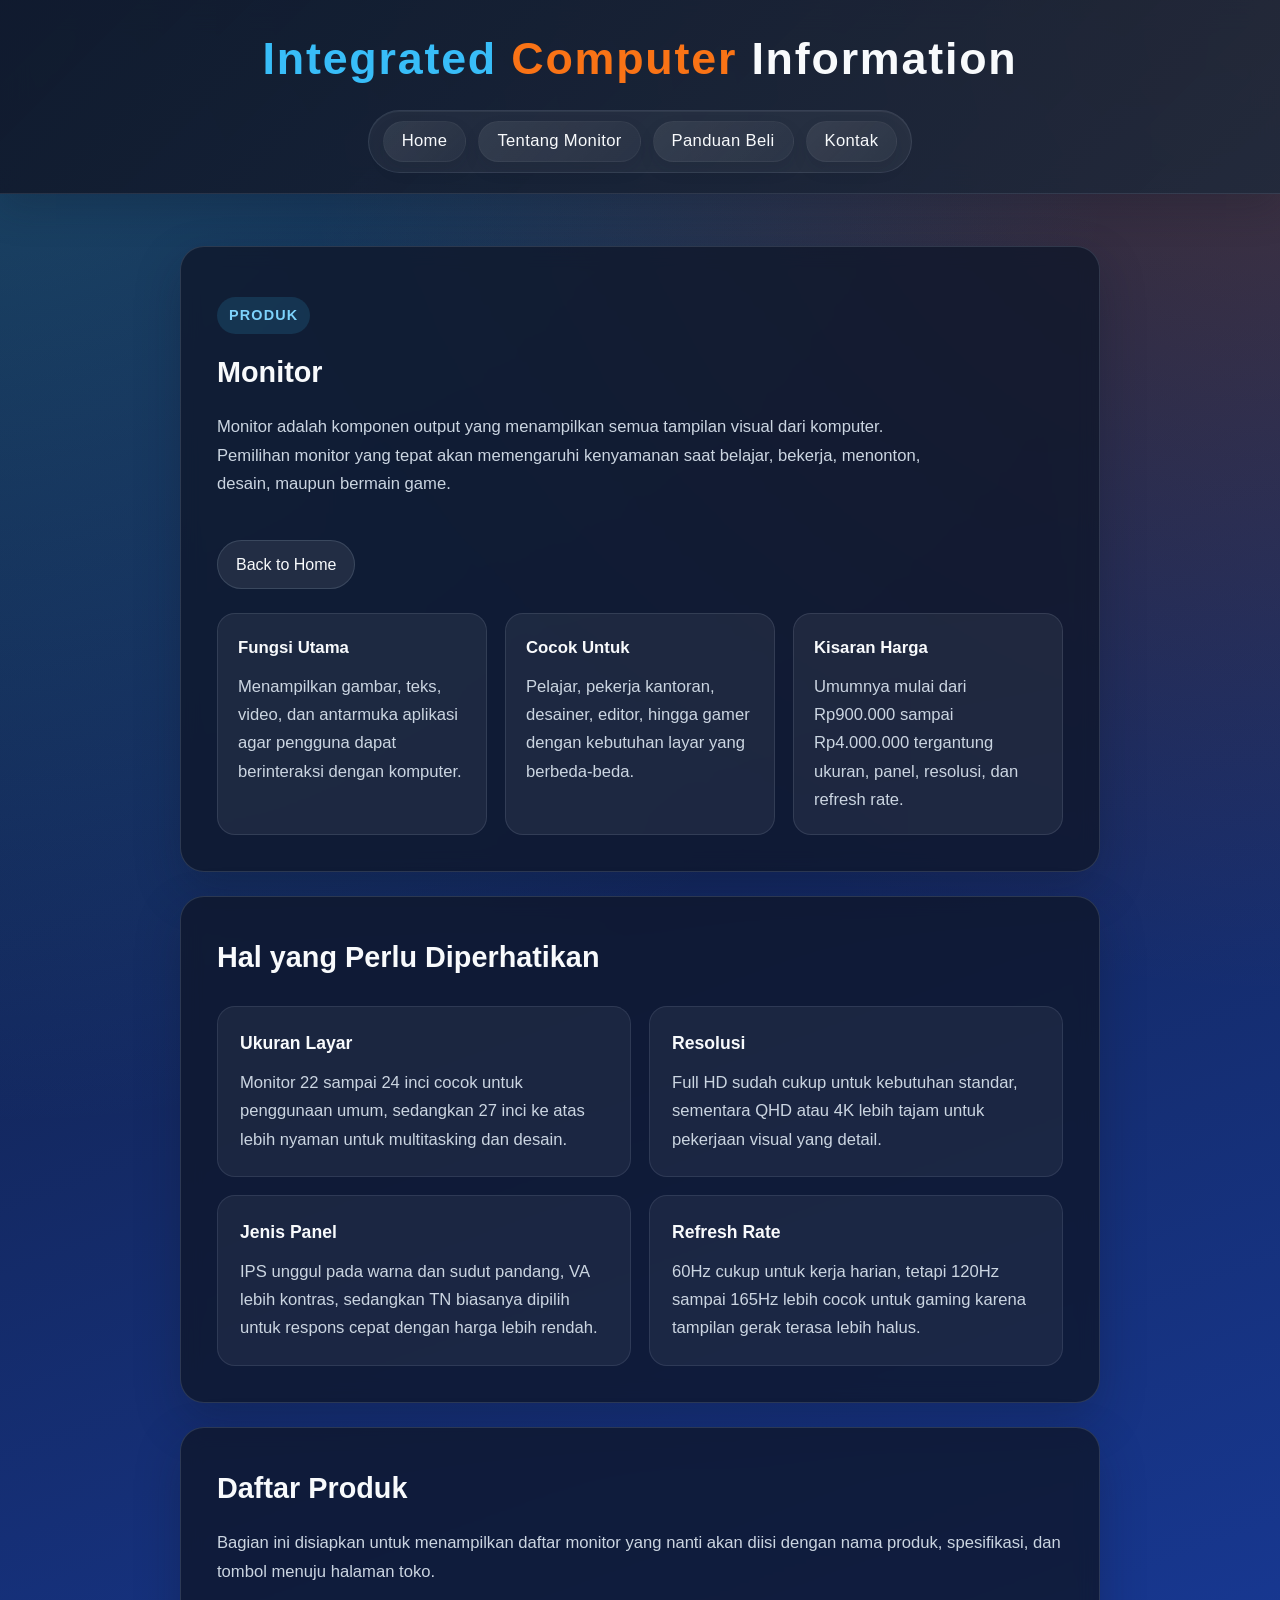
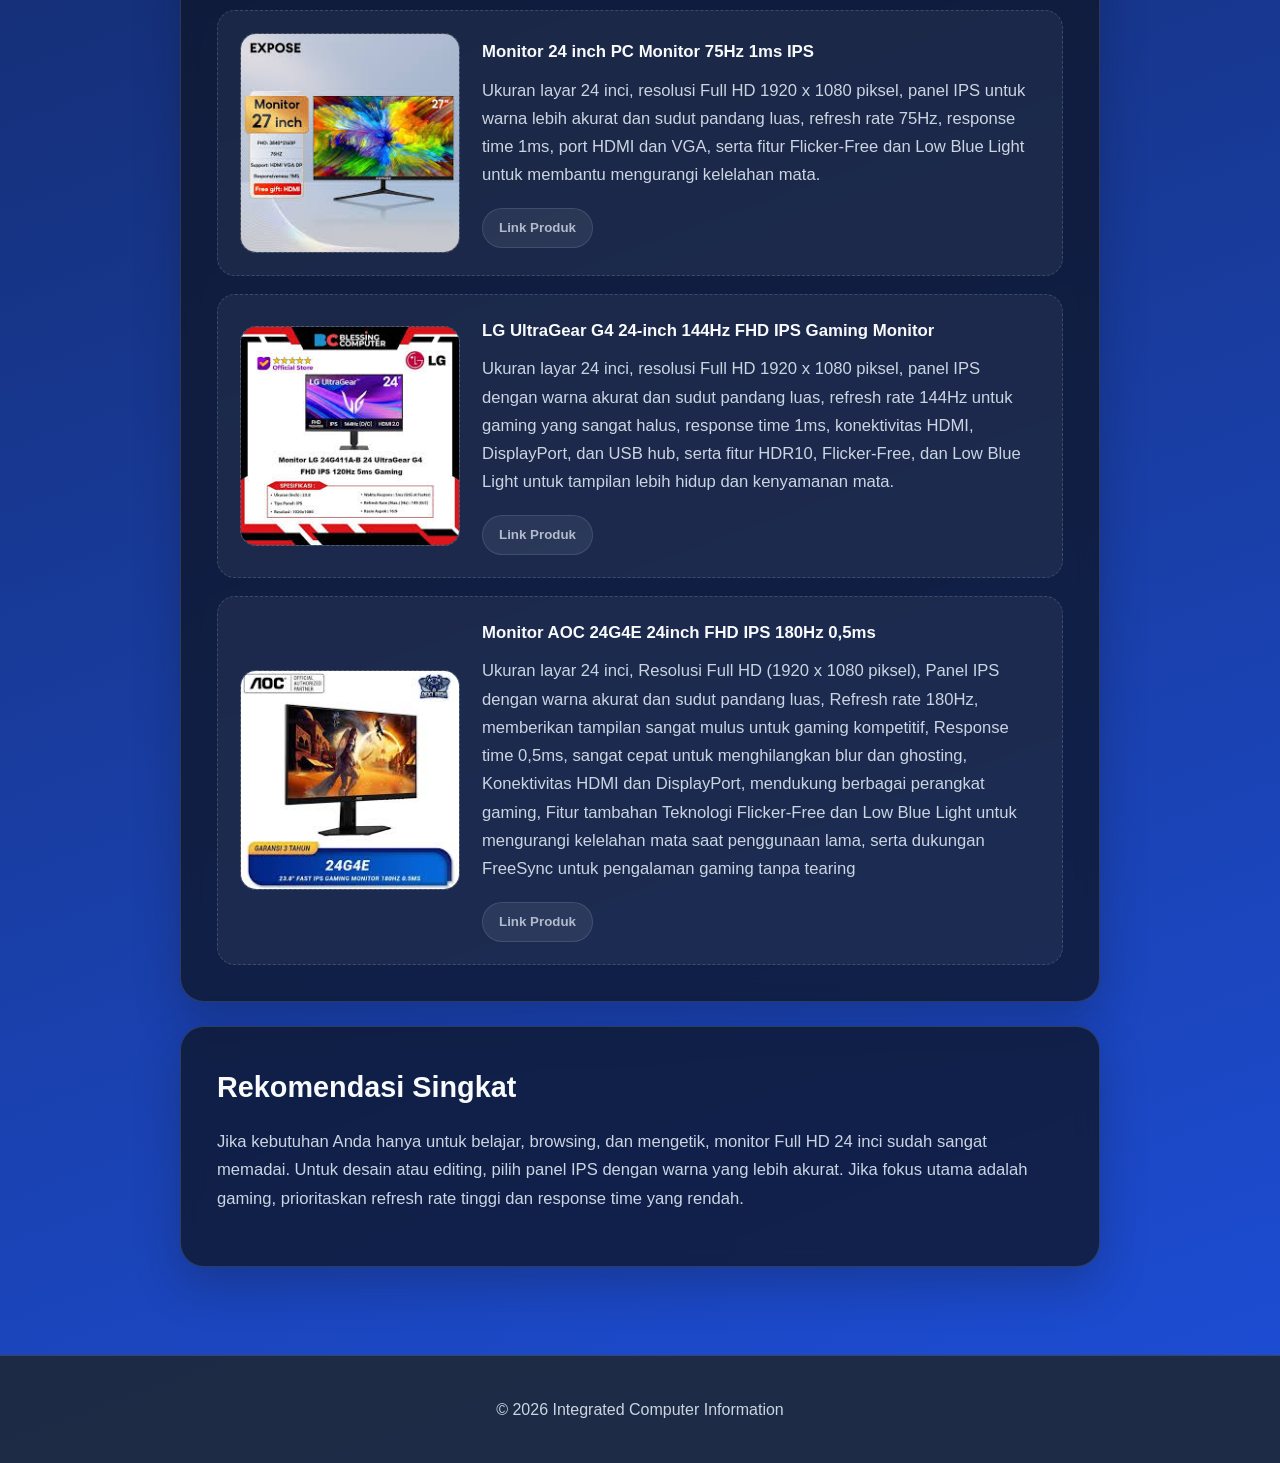
<file: Monitor.html>
<!DOCTYPE html>
<html lang="id">
<head>
    <meta charset="UTF-8">
    <meta name="viewport" content="width=device-width, initial-scale=1.0">
    <title>Monitor | Integrated Computer Information</title>
    <link rel="stylesheet" href="styles.css">
</head>
<body>

<header>
    <h1>
        <span class="title-one">Integrated</span>
        <span class="title-two">Computer</span>
        <span class="title-three">Information</span>
    </h1>
    <nav>
        <ul>
            <li><a href="index.html">Home</a></li>
            <li><a href="#overview">Tentang Monitor</a></li>
            <li><a href="#guide">Panduan Beli</a></li>
            <li><a href="index.html#contact">Kontak</a></li>
        </ul>
    </nav>
</header>

<main>
    <section id="overview">
        <p class="eyebrow">Produk</p>
        <h2>Monitor</h2>
        <p class="home-intro">Monitor adalah komponen output yang menampilkan semua tampilan visual dari komputer. Pemilihan monitor yang tepat akan memengaruhi kenyamanan saat belajar, bekerja, menonton, desain, maupun bermain game.</p>
        <a class="back-home" href="index.html">Back to Home</a>
        <div class="home-highlights">
            <article class="highlight-card">
                <h3>Fungsi Utama</h3>
                <p>Menampilkan gambar, teks, video, dan antarmuka aplikasi agar pengguna dapat berinteraksi dengan komputer.</p>
            </article>
            <article class="highlight-card">
                <h3>Cocok Untuk</h3>
                <p>Pelajar, pekerja kantoran, desainer, editor, hingga gamer dengan kebutuhan layar yang berbeda-beda.</p>
            </article>
            <article class="highlight-card">
                <h3>Kisaran Harga</h3>
                <p>Umumnya mulai dari Rp900.000 sampai Rp4.000.000 tergantung ukuran, panel, resolusi, dan refresh rate.</p>
            </article>
        </div>
    </section>

    <section id="guide">
        <h2>Hal yang Perlu Diperhatikan</h2>
        <div class="info-grid">
            <article class="info-card">
                <h3>Ukuran Layar</h3>
                <p>Monitor 22 sampai 24 inci cocok untuk penggunaan umum, sedangkan 27 inci ke atas lebih nyaman untuk multitasking dan desain.</p>
            </article>
            <article class="info-card">
                <h3>Resolusi</h3>
                <p>Full HD sudah cukup untuk kebutuhan standar, sementara QHD atau 4K lebih tajam untuk pekerjaan visual yang detail.</p>
            </article>
            <article class="info-card">
                <h3>Jenis Panel</h3>
                <p>IPS unggul pada warna dan sudut pandang, VA lebih kontras, sedangkan TN biasanya dipilih untuk respons cepat dengan harga lebih rendah.</p>
            </article>
            <article class="info-card">
                <h3>Refresh Rate</h3>
                <p>60Hz cukup untuk kerja harian, tetapi 120Hz sampai 165Hz lebih cocok untuk gaming karena tampilan gerak terasa lebih halus.</p>
            </article>
        </div>
    </section>

    <section>
        <h2>Daftar Produk</h2>
        <p>Bagian ini disiapkan untuk menampilkan daftar monitor yang nanti akan diisi dengan nama produk, spesifikasi, dan tombol menuju halaman toko.</p>
        <div class="product-listing">
            <article class="product-item-placeholder">
                <img class="product-image-placeholder" src="[data-uri]" alt="Placeholder gambar monitor produk 1">
                <div class="product-item-content">
                    <h3>Monitor 24 inch PC Monitor 75Hz 1ms IPS</h3>
                    <p>Ukuran layar 24 inci, resolusi Full HD 1920 x 1080 piksel, panel IPS untuk warna lebih akurat dan sudut pandang luas, refresh rate 75Hz, response time 1ms, port HDMI dan VGA, serta fitur Flicker-Free dan Low Blue Light untuk membantu mengurangi kelelahan mata.</p>
                    <button class="placeholder-button" type="button">Link Produk</button>
                </div>
            </article>
            <article class="product-item-placeholder">
                <img class="product-image-placeholder" src="[data-uri]" alt="Placeholder gambar monitor produk 2">
                <div class="product-item-content">
                    <h3>LG UltraGear G4 24-inch 144Hz FHD IPS Gaming Monitor</h3>
                    <p>Ukuran layar 24 inci, resolusi Full HD 1920 x 1080 piksel, panel IPS dengan warna akurat dan sudut pandang luas, refresh rate 144Hz untuk gaming yang sangat halus, response time 1ms, konektivitas HDMI, DisplayPort, dan USB hub, serta fitur HDR10, Flicker-Free, dan Low Blue Light untuk tampilan lebih hidup dan kenyamanan mata.</p>
                    <button class="placeholder-button" type="button">Link Produk</button>
                </div>
            </article>
            <article class="product-item-placeholder">
                <img class="product-image-placeholder" src="[data-uri]" alt="Placeholder gambar monitor produk 3">
                <div class="product-item-content">
                    <h3>Monitor AOC 24G4E 24inch FHD IPS 180Hz 0,5ms</h3>
                    <p>Ukuran layar 24 inci, Resolusi Full HD (1920 x 1080 piksel), Panel IPS dengan warna akurat dan sudut pandang luas, Refresh rate 180Hz, memberikan tampilan sangat mulus untuk gaming kompetitif, Response time 0,5ms, sangat cepat untuk menghilangkan blur dan ghosting, Konektivitas HDMI dan DisplayPort, mendukung berbagai perangkat gaming, Fitur tambahan Teknologi Flicker-Free dan Low Blue Light untuk mengurangi kelelahan mata saat penggunaan lama, serta dukungan FreeSync untuk pengalaman gaming tanpa tearing</p>
                    <button class="placeholder-button" type="button">Link Produk</button>
                </div>
            </article>
        </div>
    </section>

    <section>
        <h2>Rekomendasi Singkat</h2>
        <p>Jika kebutuhan Anda hanya untuk belajar, browsing, dan mengetik, monitor Full HD 24 inci sudah sangat memadai. Untuk desain atau editing, pilih panel IPS dengan warna yang lebih akurat. Jika fokus utama adalah gaming, prioritaskan refresh rate tinggi dan response time yang rendah.</p>
    </section>
</main>

<footer>
    <p>&copy; 2026 Integrated Computer Information</p>
</footer>

</body>
</html>
</file>
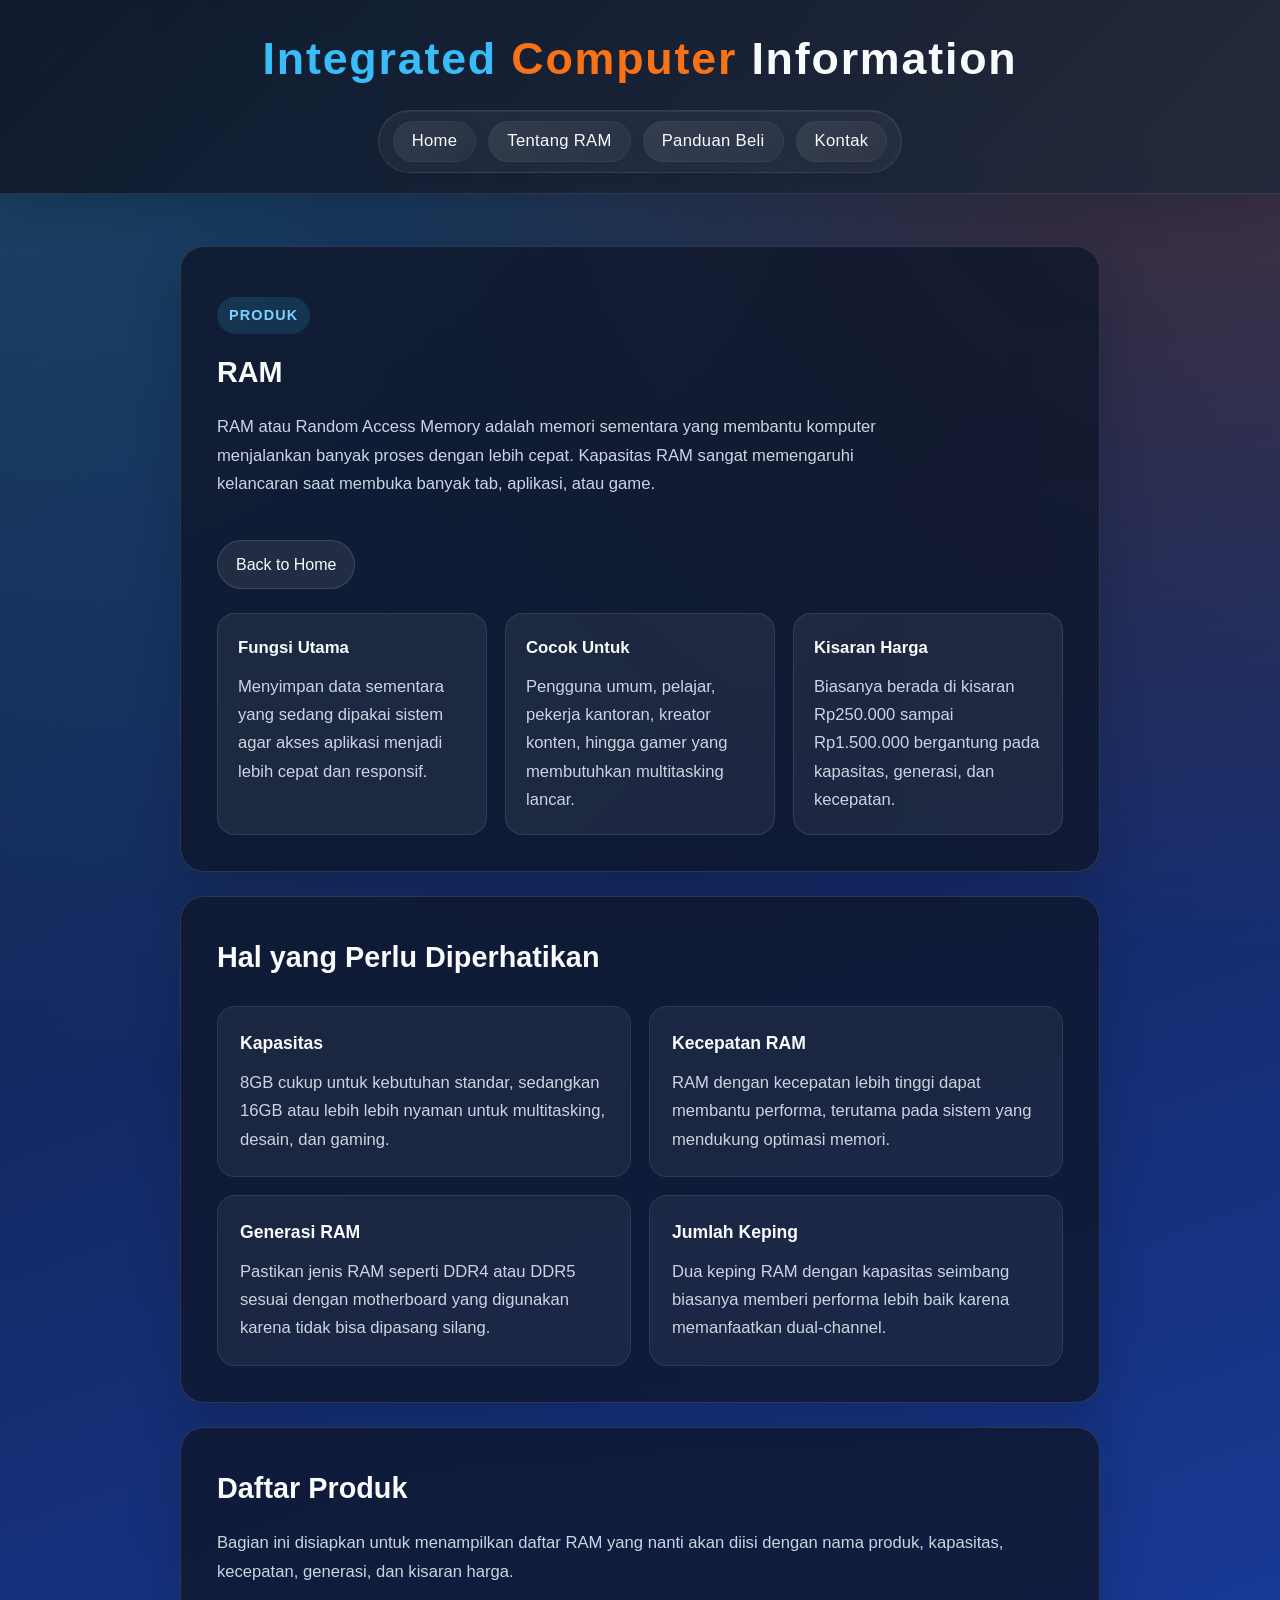
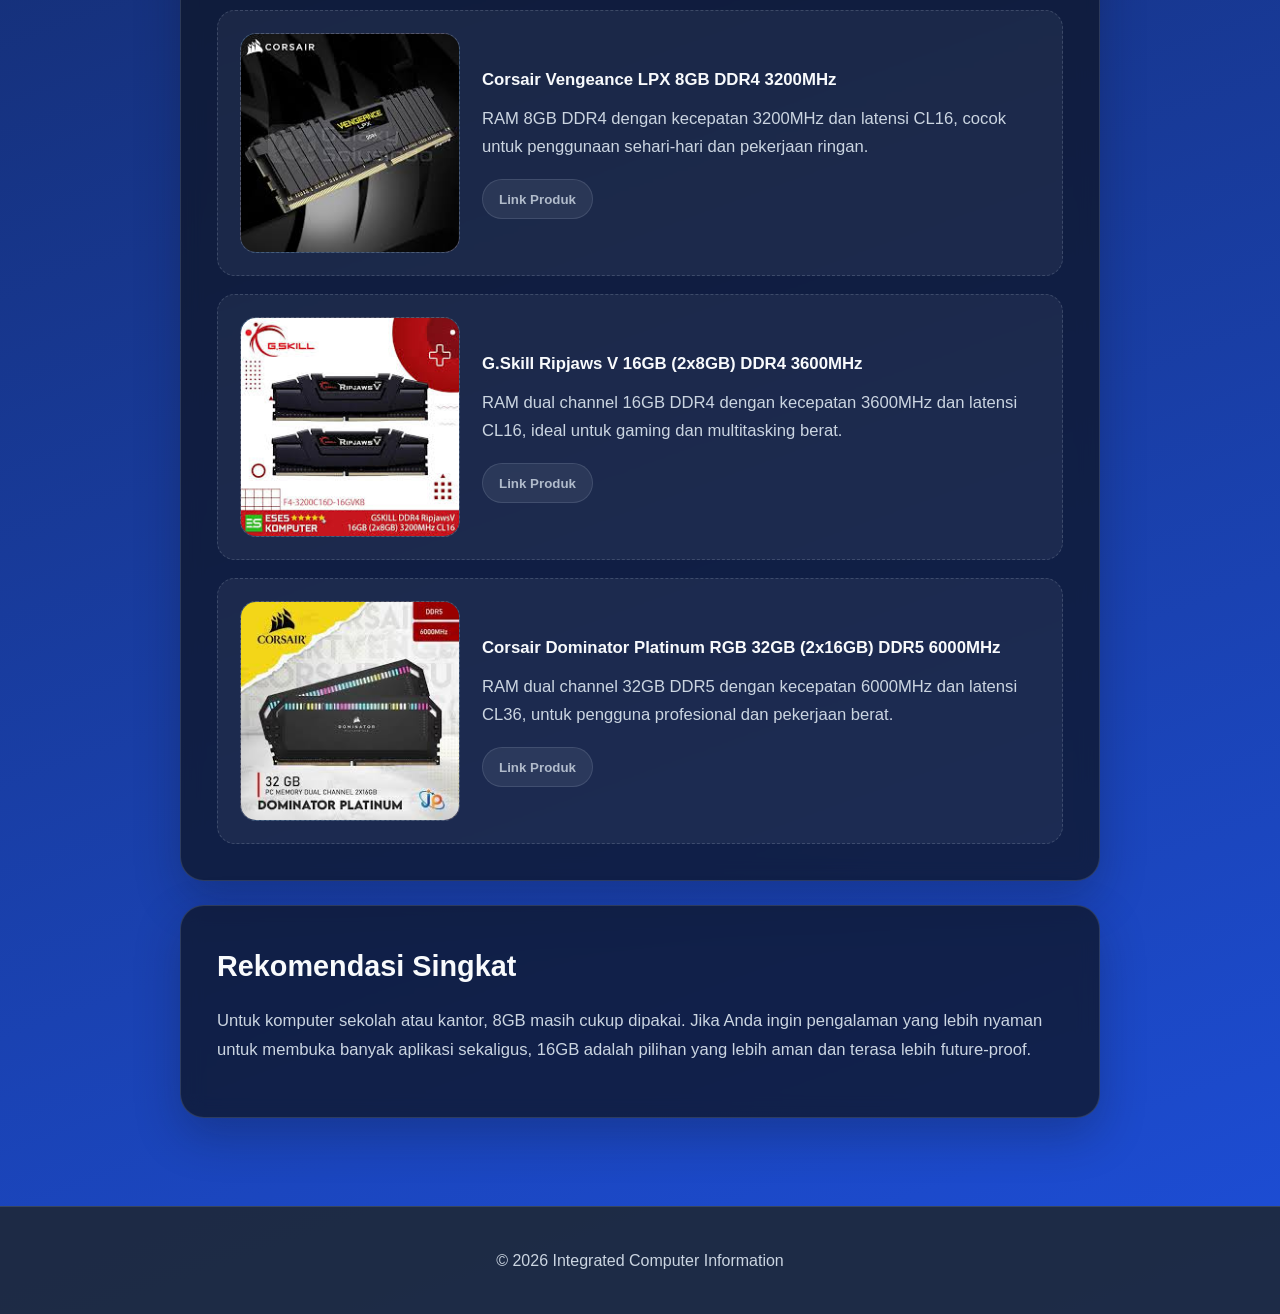
<file: Ram.html>
<!DOCTYPE html>
<html lang="id">
<head>
    <meta charset="UTF-8">
    <meta name="viewport" content="width=device-width, initial-scale=1.0">
    <title>RAM | Integrated Computer Information</title>
    <link rel="stylesheet" href="styles.css">
</head>
<body>

<header>
    <h1>
        <span class="title-one">Integrated</span>
        <span class="title-two">Computer</span>
        <span class="title-three">Information</span>
    </h1>
    <nav>
        <ul>
            <li><a href="index.html">Home</a></li>
            <li><a href="#overview">Tentang RAM</a></li>
            <li><a href="#guide">Panduan Beli</a></li>
            <li><a href="index.html#contact">Kontak</a></li>
        </ul>
    </nav>
</header>

<main>
    <section id="overview">
        <p class="eyebrow">Produk</p>
        <h2>RAM</h2>
        <p class="home-intro">RAM atau Random Access Memory adalah memori sementara yang membantu komputer menjalankan banyak proses dengan lebih cepat. Kapasitas RAM sangat memengaruhi kelancaran saat membuka banyak tab, aplikasi, atau game.</p>
        <a class="back-home" href="index.html">Back to Home</a>
        <div class="home-highlights">
            <article class="highlight-card">
                <h3>Fungsi Utama</h3>
                <p>Menyimpan data sementara yang sedang dipakai sistem agar akses aplikasi menjadi lebih cepat dan responsif.</p>
            </article>
            <article class="highlight-card">
                <h3>Cocok Untuk</h3>
                <p>Pengguna umum, pelajar, pekerja kantoran, kreator konten, hingga gamer yang membutuhkan multitasking lancar.</p>
            </article>
            <article class="highlight-card">
                <h3>Kisaran Harga</h3>
                <p>Biasanya berada di kisaran Rp250.000 sampai Rp1.500.000 bergantung pada kapasitas, generasi, dan kecepatan.</p>
            </article>
        </div>
    </section>

    <section id="guide">
        <h2>Hal yang Perlu Diperhatikan</h2>
        <div class="info-grid">
            <article class="info-card">
                <h3>Kapasitas</h3>
                <p>8GB cukup untuk kebutuhan standar, sedangkan 16GB atau lebih lebih nyaman untuk multitasking, desain, dan gaming.</p>
            </article>
            <article class="info-card">
                <h3>Kecepatan RAM</h3>
                <p>RAM dengan kecepatan lebih tinggi dapat membantu performa, terutama pada sistem yang mendukung optimasi memori.</p>
            </article>
            <article class="info-card">
                <h3>Generasi RAM</h3>
                <p>Pastikan jenis RAM seperti DDR4 atau DDR5 sesuai dengan motherboard yang digunakan karena tidak bisa dipasang silang.</p>
            </article>
            <article class="info-card">
                <h3>Jumlah Keping</h3>
                <p>Dua keping RAM dengan kapasitas seimbang biasanya memberi performa lebih baik karena memanfaatkan dual-channel.</p>
            </article>
        </div>
    </section>

    <section>
        <h2>Daftar Produk</h2>
        <p>Bagian ini disiapkan untuk menampilkan daftar RAM yang nanti akan diisi dengan nama produk, kapasitas, kecepatan, generasi, dan kisaran harga.</p>
        <div class="product-listing">
            <article class="product-item-placeholder">
                <img class="product-image-placeholder" src="[data-uri]" alt="Placeholder gambar RAM produk 1">
                <div class="product-item-content">
                    <h3>Corsair Vengeance LPX 8GB DDR4 3200MHz</h3>
                    <p>RAM 8GB DDR4 dengan kecepatan 3200MHz dan latensi CL16, cocok untuk penggunaan sehari-hari dan pekerjaan ringan.</p>
                    <button class="placeholder-button" type="button">Link Produk</button>
                </div>
            </article>
            <article class="product-item-placeholder">
                <img class="product-image-placeholder" src="[data-uri]" alt="Placeholder gambar RAM produk 2">
                <div class="product-item-content">
                    <h3>G.Skill Ripjaws V 16GB (2x8GB) DDR4 3600MHz</h3>
                    <p>RAM dual channel 16GB DDR4 dengan kecepatan 3600MHz dan latensi CL16, ideal untuk gaming dan multitasking berat.</p>
                    <button class="placeholder-button" type="button">Link Produk</button>
                </div>
            </article>
            <article class="product-item-placeholder">
                <img class="product-image-placeholder" src="[data-uri]" alt="Placeholder gambar RAM produk 3">
                <div class="product-item-content">
                    <h3>Corsair Dominator Platinum RGB 32GB (2x16GB) DDR5 6000MHz</h3>
                    <p>RAM dual channel 32GB DDR5 dengan kecepatan 6000MHz dan latensi CL36, untuk pengguna profesional dan pekerjaan berat.</p>
                    <button class="placeholder-button" type="button">Link Produk</button>
                </div>
            </article>
        </div>
    </section>

    <section>
        <h2>Rekomendasi Singkat</h2>
        <p>Untuk komputer sekolah atau kantor, 8GB masih cukup dipakai. Jika Anda ingin pengalaman yang lebih nyaman untuk membuka banyak aplikasi sekaligus, 16GB adalah pilihan yang lebih aman dan terasa lebih future-proof.</p>
    </section>
</main>

<footer>
    <p>&copy; 2026 Integrated Computer Information</p>
</footer>

</body>
</html>
</file>
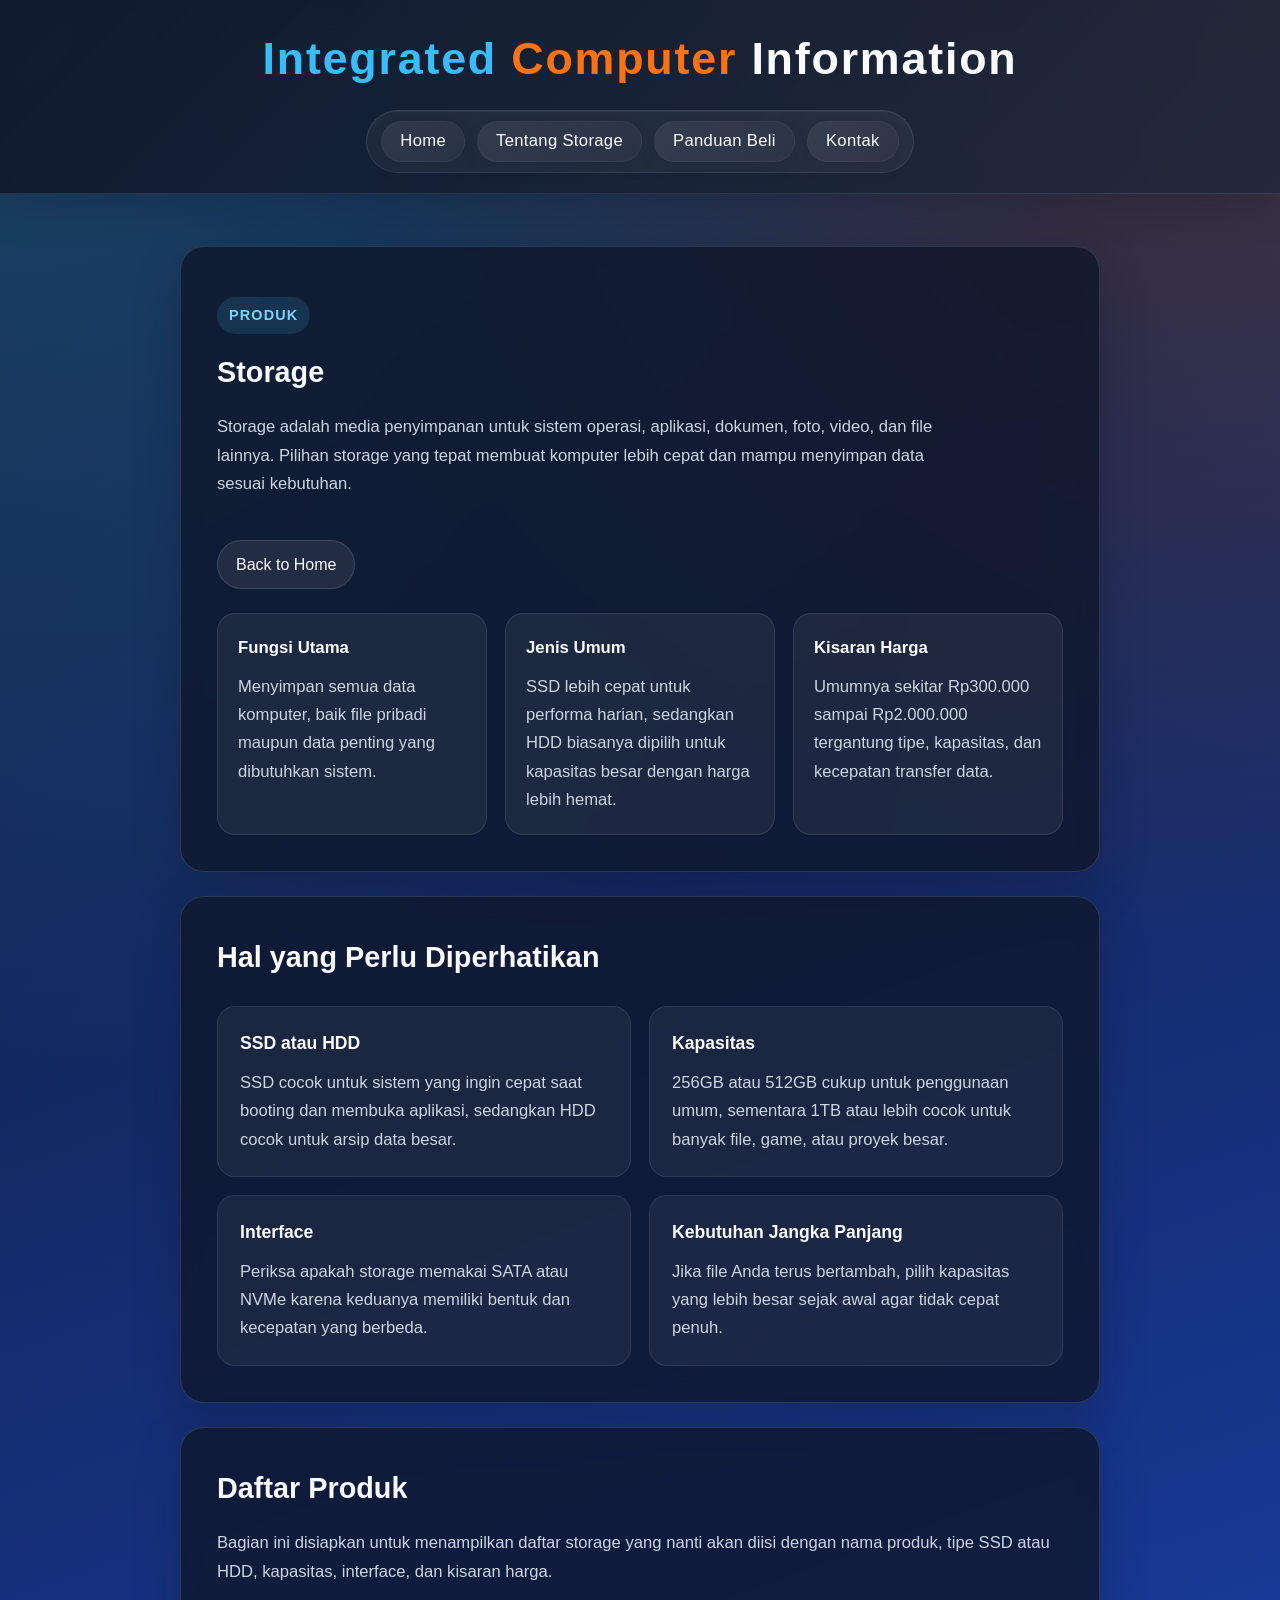
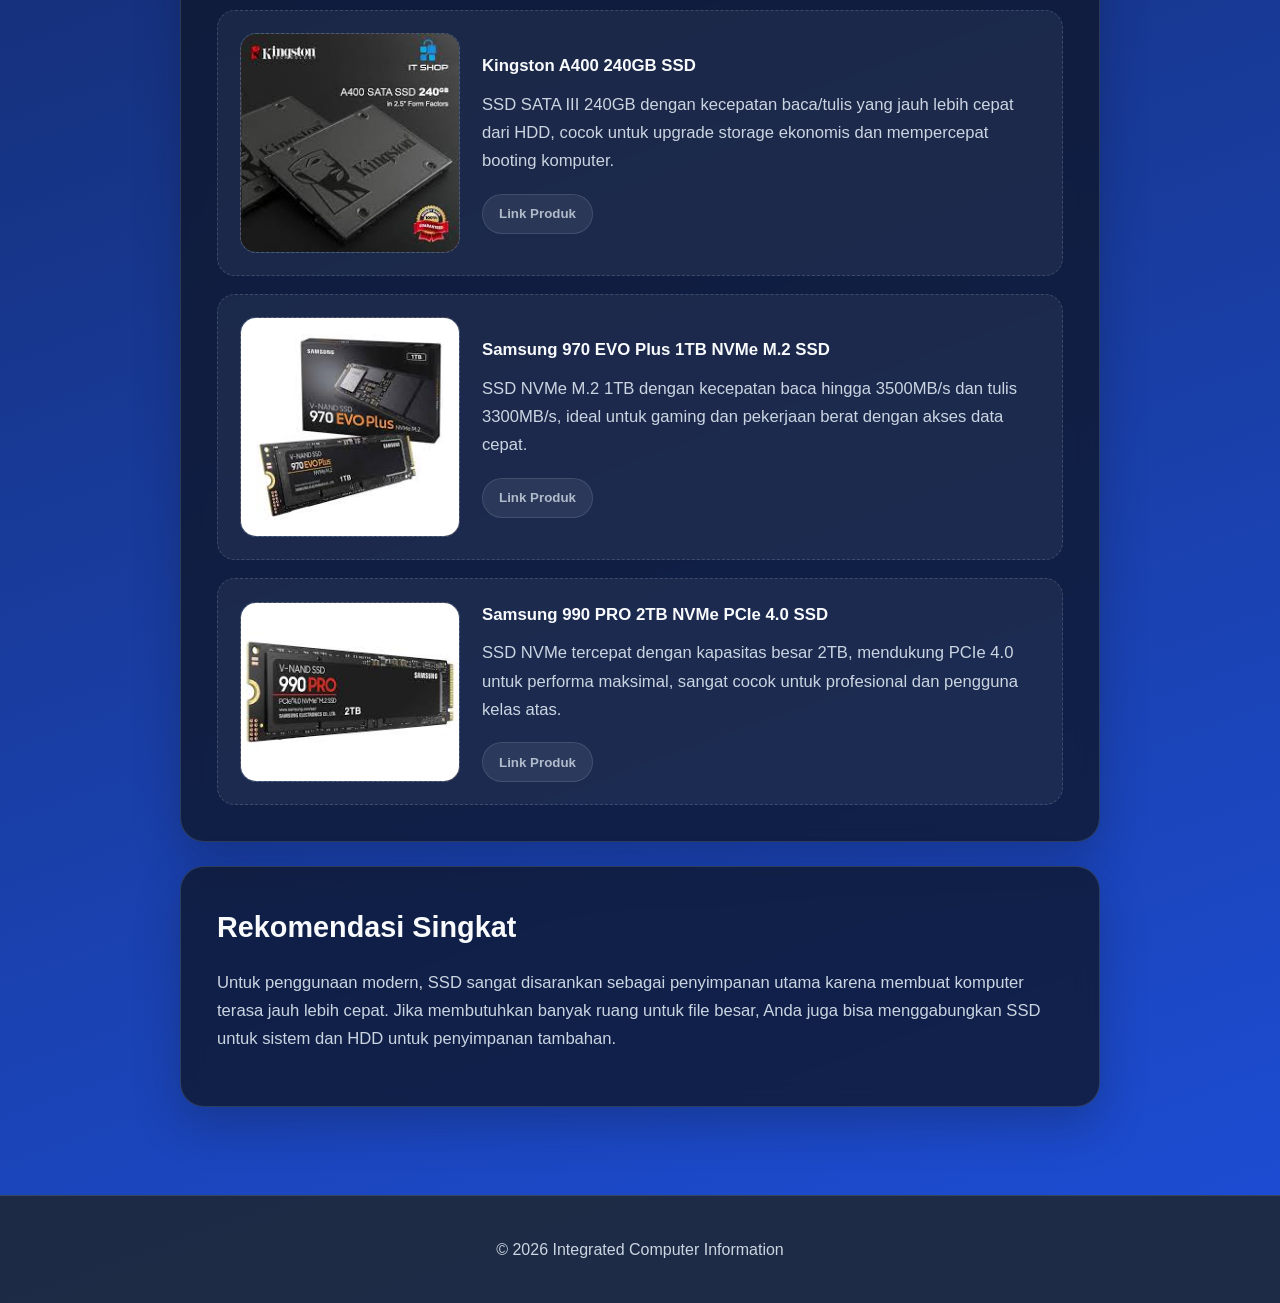
<file: Storage.html>
<!DOCTYPE html>
<html lang="id">
<head>
    <meta charset="UTF-8">
    <meta name="viewport" content="width=device-width, initial-scale=1.0">
    <title>Storage | Integrated Computer Information</title>
    <link rel="stylesheet" href="styles.css">
</head>
<body>

<header>
    <h1>
        <span class="title-one">Integrated</span>
        <span class="title-two">Computer</span>
        <span class="title-three">Information</span>
    </h1>
    <nav>
        <ul>
            <li><a href="index.html">Home</a></li>
            <li><a href="#overview">Tentang Storage</a></li>
            <li><a href="#guide">Panduan Beli</a></li>
            <li><a href="index.html#contact">Kontak</a></li>
        </ul>
    </nav>
</header>

<main>
    <section id="overview">
        <p class="eyebrow">Produk</p>
        <h2>Storage</h2>
        <p class="home-intro">Storage adalah media penyimpanan untuk sistem operasi, aplikasi, dokumen, foto, video, dan file lainnya. Pilihan storage yang tepat membuat komputer lebih cepat dan mampu menyimpan data sesuai kebutuhan.</p>
        <a class="back-home" href="index.html">Back to Home</a>
        <div class="home-highlights">
            <article class="highlight-card">
                <h3>Fungsi Utama</h3>
                <p>Menyimpan semua data komputer, baik file pribadi maupun data penting yang dibutuhkan sistem.</p>
            </article>
            <article class="highlight-card">
                <h3>Jenis Umum</h3>
                <p>SSD lebih cepat untuk performa harian, sedangkan HDD biasanya dipilih untuk kapasitas besar dengan harga lebih hemat.</p>
            </article>
            <article class="highlight-card">
                <h3>Kisaran Harga</h3>
                <p>Umumnya sekitar Rp300.000 sampai Rp2.000.000 tergantung tipe, kapasitas, dan kecepatan transfer data.</p>
            </article>
        </div>
    </section>

    <section id="guide">
        <h2>Hal yang Perlu Diperhatikan</h2>
        <div class="info-grid">
            <article class="info-card">
                <h3>SSD atau HDD</h3>
                <p>SSD cocok untuk sistem yang ingin cepat saat booting dan membuka aplikasi, sedangkan HDD cocok untuk arsip data besar.</p>
            </article>
            <article class="info-card">
                <h3>Kapasitas</h3>
                <p>256GB atau 512GB cukup untuk penggunaan umum, sementara 1TB atau lebih cocok untuk banyak file, game, atau proyek besar.</p>
            </article>
            <article class="info-card">
                <h3>Interface</h3>
                <p>Periksa apakah storage memakai SATA atau NVMe karena keduanya memiliki bentuk dan kecepatan yang berbeda.</p>
            </article>
            <article class="info-card">
                <h3>Kebutuhan Jangka Panjang</h3>
                <p>Jika file Anda terus bertambah, pilih kapasitas yang lebih besar sejak awal agar tidak cepat penuh.</p>
            </article>
        </div>
    </section>

    <section>
        <h2>Daftar Produk</h2>
        <p>Bagian ini disiapkan untuk menampilkan daftar storage yang nanti akan diisi dengan nama produk, tipe SSD atau HDD, kapasitas, interface, dan kisaran harga.</p>
        <div class="product-listing">
            <article class="product-item-placeholder">
                <img class="product-image-placeholder" src="[data-uri]" alt="Placeholder gambar storage produk 1">
                <div class="product-item-content">
                    <h3>Kingston A400 240GB SSD</h3>
                    <p>SSD SATA III 240GB dengan kecepatan baca/tulis yang jauh lebih cepat dari HDD, cocok untuk upgrade storage ekonomis dan mempercepat booting komputer.</p>
                    <button class="placeholder-button" type="button">Link Produk</button>
                </div>
            </article>
            <article class="product-item-placeholder">
                <img class="product-image-placeholder" src="[data-uri]" alt="Placeholder gambar storage produk 2">
                <div class="product-item-content">
                    <h3>Samsung 970 EVO Plus 1TB NVMe M.2 SSD</h3>
                    <p>SSD NVMe M.2 1TB dengan kecepatan baca hingga 3500MB/s dan tulis 3300MB/s, ideal untuk gaming dan pekerjaan berat dengan akses data cepat.</p>
                    <button class="placeholder-button" type="button">Link Produk</button>
                </div>
            </article>
            <article class="product-item-placeholder">
                <img class="product-image-placeholder" src="[data-uri]" alt="Placeholder gambar storage produk 3">
                <div class="product-item-content">
                    <h3>Samsung 990 PRO 2TB NVMe PCIe 4.0 SSD</h3>
                    <p>SSD NVMe tercepat dengan kapasitas besar 2TB, mendukung PCIe 4.0 untuk performa maksimal, sangat cocok untuk profesional dan pengguna kelas atas.</p>
                    <button class="placeholder-button" type="button">Link Produk</button>
                </div>
            </article>
        </div>
    </section>

    <section>
        <h2>Rekomendasi Singkat</h2>
        <p>Untuk penggunaan modern, SSD sangat disarankan sebagai penyimpanan utama karena membuat komputer terasa jauh lebih cepat. Jika membutuhkan banyak ruang untuk file besar, Anda juga bisa menggabungkan SSD untuk sistem dan HDD untuk penyimpanan tambahan.</p>
    </section>
</main>

<footer>
    <p>&copy; 2026 Integrated Computer Information</p>
</footer>

</body>
</html>
</file>
<file: styles.css>
:root {
    --bg-top: #0f172a;
    --bg-bottom: #1d4ed8;
    --panel: rgba(15, 23, 42, 0.78);
    --panel-strong: rgba(30, 41, 59, 0.92);
    --text-main: #e2e8f0;
    --text-soft: #cbd5e1;
    --title: #f8fafc;
    --accent: #38bdf8;
    --accent-warm: #f97316;
    --border: rgba(148, 163, 184, 0.22);
    --shadow: 0 18px 45px rgba(15, 23, 42, 0.28);
}

html {
    scroll-behavior: smooth;
}

* {
    box-sizing: border-box;
}

body {
    font-family: "Segoe UI", Tahoma, Geneva, Verdana, sans-serif;
    margin: 0;
    color: var(--text-main);
    background:
        radial-gradient(circle at top left, rgba(56, 189, 248, 0.28), transparent 34%),
        radial-gradient(circle at top right, rgba(249, 115, 22, 0.22), transparent 30%),
        linear-gradient(160deg, var(--bg-top), var(--bg-bottom));
    line-height: 1.7;
}

header {
    position: sticky;
    top: 0;
    z-index: 1000;
    padding: 20px 32px;
    background:
        linear-gradient(135deg, rgba(15, 23, 42, 0.92), rgba(30, 41, 59, 0.82));
    backdrop-filter: blur(14px);
    box-shadow: 0 14px 36px rgba(15, 23, 42, 0.24);
    border-bottom: 1px solid rgba(148, 163, 184, 0.18);
}

header h1 {
    margin: 0 0 14px;
    text-align: center;
    color: var(--title);
    font-size: clamp(1.8rem, 4vw, 2.8rem);
    letter-spacing: 0.04em;
}

.title-one {
    color: #38bdf8;
}

.title-two {
    color: #f97316;
}

.title-three {
    color: #f8fafc;
}


nav ul {
    list-style: none;
    padding: 10px 14px;
    margin: 0 auto;
    max-width: none;
    width: fit-content;
    display: flex;
    justify-content: center;
    align-items: center;
    gap: 12px;
    flex-wrap: wrap;
    background: rgba(255, 255, 255, 0.05);
    border: 1px solid rgba(148, 163, 184, 0.16);
    border-radius: 999px;
    box-shadow: inset 0 1px 0 rgba(255, 255, 255, 0.06);
}

nav li {
    display: flex;
    align-items: center;
    margin-top: 0;
}

nav li + li {
    margin-top: 0;
}


nav a {
    display: flex;
    align-items: center;
    justify-content: center;
    min-height: 40px;
    color: var(--title);
    text-decoration: none;
    padding: 11px 18px;
    border-radius: 999px;
    background: linear-gradient(135deg, rgba(255, 255, 255, 0.08), rgba(255, 255, 255, 0.03));
    border: 1px solid rgba(255, 255, 255, 0.04);
    line-height: 1;
    letter-spacing: 0.02em;
    box-shadow: 0 8px 16px rgba(15, 23, 42, 0.12);
    transition: transform 0.25s ease, background 0.25s ease, color 0.25s ease, border-color 0.25s ease, box-shadow 0.25s ease;
}

nav a:hover {
    background: linear-gradient(135deg, var(--accent), var(--accent-warm));
    color: #0f172a;
    border-color: rgba(255, 255, 255, 0.35);
    transform: translateY(-2px) scale(1.02);
    box-shadow: 0 12px 24px rgba(15, 23, 42, 0.24);
}

nav a:active {
    transform: translateY(0);
}

nav a:focus-visible {
    outline: 2px solid rgba(125, 211, 252, 0.85);
    outline-offset: 3px;
}

main {
    padding: 28px 20px 48px;
}

section {
    max-width: 920px;
    margin: 24px auto;
    padding: 36px;
    background: var(--panel);
    border: 1px solid var(--border);
    border-radius: 24px;
    box-shadow: var(--shadow);
    backdrop-filter: blur(10px);
    transition: transform 0.3s ease, box-shadow 0.3s ease;
    scroll-margin-top: 140px;
}

section:hover {
    transform: translateY(-4px);
    box-shadow: 0 24px 50px rgba(15, 23, 42, 0.34);
}

section h2 {
    margin-top: 0;
    margin-bottom: 14px;
    color: var(--title);
    font-size: 1.8rem;
}

.eyebrow {
    display: inline-block;
    margin-bottom: 14px;
    padding: 6px 12px;
    border-radius: 999px;
    background: rgba(56, 189, 248, 0.14);
    color: #7dd3fc;
    font-size: 0.9rem;
    font-weight: 600;
    letter-spacing: 0.08em;
    text-transform: uppercase;
}

.home-intro {
    max-width: 720px;
    margin-bottom: 24px;
}

.home-highlights {
    display: grid;
    grid-template-columns: repeat(3, minmax(0, 1fr));
    gap: 18px;
    margin-top: 24px;
}

.highlight-card {
    padding: 20px;
    border-radius: 18px;
    background: rgba(255, 255, 255, 0.06);
    border: 1px solid rgba(148, 163, 184, 0.18);
}

.highlight-card h3 {
    margin: 0 0 10px;
    color: var(--title);
    font-size: 1.05rem;
}

.highlight-card p {
    margin: 0;
}

.info-grid {
    display: grid;
    grid-template-columns: repeat(2, minmax(0, 1fr));
    gap: 18px;
    margin-top: 24px;
}

.info-card {
    padding: 22px;
    border-radius: 18px;
    background: rgba(255, 255, 255, 0.05);
    border: 1px solid rgba(148, 163, 184, 0.16);
}

.info-card h3 {
    margin: 0 0 10px;
    color: var(--title);
    font-size: 1.1rem;
}

.info-card p {
    margin: 0;
}

.services-intro {
    max-width: 760px;
    margin-bottom: 22px;
}

.back-home {
    display: inline-flex;
    align-items: center;
    justify-content: center;
    margin-top: 18px;
    padding: 10px 18px;
    border-radius: 999px;
    text-decoration: none;
    color: var(--title);
    background: rgba(255, 255, 255, 0.08);
    border: 1px solid rgba(148, 163, 184, 0.22);
    transition: transform 0.25s ease, background 0.25s ease, color 0.25s ease, border-color 0.25s ease;
}

.back-home:hover {
    transform: translateY(-2px);
    background: linear-gradient(135deg, var(--accent), var(--accent-warm));
    color: #0f172a;
    border-color: rgba(255, 255, 255, 0.35);
}

.product-links {
    display: grid;
    grid-template-columns: repeat(3, minmax(0, 1fr));
    gap: 16px;
    margin-top: 20px;
}

.product-link-card {
    display: flex;
    flex-direction: column;
    align-items: center;
    justify-content: center;
    min-height: 220px;
    padding: 18px;
    border-radius: 18px;
    text-decoration: none;
    color: var(--title);
    background: linear-gradient(135deg, rgba(56, 189, 248, 0.16), rgba(249, 115, 22, 0.12));
    border: 1px solid rgba(125, 211, 252, 0.24);
    font-size: 1.05rem;
    font-weight: 600;
    transition: transform 0.25s ease, box-shadow 0.25s ease, border-color 0.25s ease;
}

.product-link-card img {
    width: 100%;
    height: 130px;
    object-fit: cover;
    border-radius: 12px;
    margin-bottom: 14px;
    background: rgba(255, 255, 255, 0.08);
}

.product-link-card span {
    display: block;
    text-align: center;
}

.product-link-card:hover {
    transform: translateY(-3px);
    box-shadow: 0 18px 30px rgba(15, 23, 42, 0.22);
    border-color: rgba(255, 255, 255, 0.4);
}

.product-listing {
    display: grid;
    grid-template-columns: 1fr;
    gap: 18px;
    margin-top: 24px;
}

.product-item-placeholder {
    display: grid;
    grid-template-columns: 220px minmax(0, 1fr);
    gap: 22px;
    align-items: center;
    padding: 22px;
    border-radius: 18px;
    background: rgba(255, 255, 255, 0.05);
    border: 1px dashed rgba(148, 163, 184, 0.28);
}

.product-image-placeholder {
    width: 100%;
    display: block;
    min-height: 180px;
    object-fit: cover;
    border-radius: 16px;
    background:
        linear-gradient(135deg, rgba(56, 189, 248, 0.12), rgba(249, 115, 22, 0.1)),
        rgba(255, 255, 255, 0.04);
    border: 1px dashed rgba(148, 163, 184, 0.3);
}

.product-item-content {
    display: flex;
    flex-direction: column;
    align-items: flex-start;
}

.product-item-placeholder h3 {
    margin: 0 0 10px;
    color: var(--title);
    font-size: 1.05rem;
}

.product-item-placeholder p {
    margin: 0 0 18px;
}

.placeholder-button {
    display: inline-flex;
    align-items: center;
    justify-content: center;
    min-height: 40px;
    padding: 10px 16px;
    border-radius: 999px;
    border: 1px solid rgba(148, 163, 184, 0.26);
    background: rgba(255, 255, 255, 0.08);
    color: var(--text-soft);
    font-weight: 600;
    cursor: not-allowed;
    opacity: 0.85;
}

section p,
li {
    color: var(--text-soft);
    font-size: 1.04rem;
}

ul {
    max-width: 520px;
    margin: 0;
    padding-left: 22px;
}

li + li {
    margin-top: 10px;
}

footer {
    text-align: center;
    padding: 24px;
    margin-top: 16px;
    background: var(--panel-strong);
    color: var(--text-soft);
    border-top: 1px solid var(--border);
}

@media (max-width: 768px) {
    header {
        padding: 18px 18px 20px;
    }

    section {
        padding: 26px 20px;
        border-radius: 18px;
    }

    .home-highlights,
    .product-item-placeholder {
        grid-template-columns: 1fr;
    }

    .info-grid,
    .product-links,
    .product-listing {
        grid-template-columns: 1fr;
    }

    nav ul {
        width: 100%;
        gap: 10px;
        border-radius: 22px;
    }

    nav a {
        width: 100%;
        text-align: center;
    }
}
</file>
